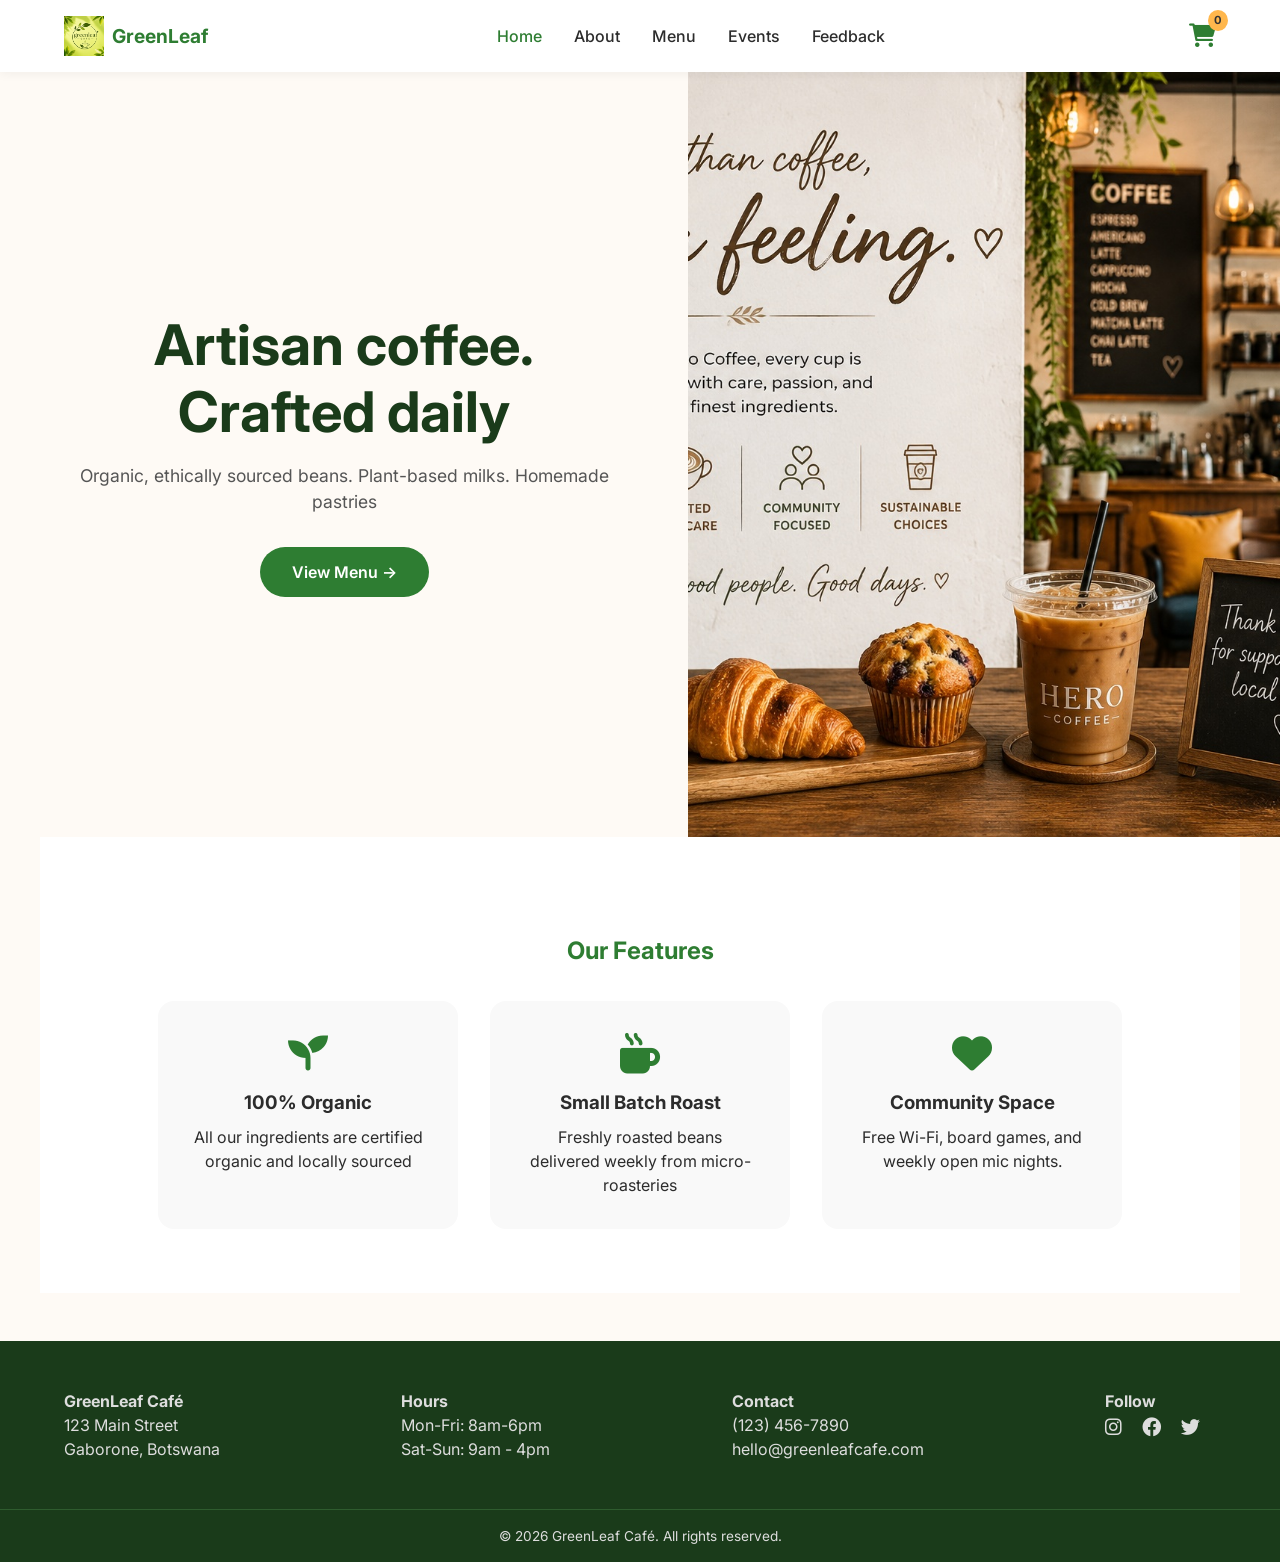
<file: index.html>
<!DOCTYPE html>
<html lang="en">
    <head>
        <meta charset="UTF-8">
        <meta name="viewport" content="width=device-width, initial-scale=1.0">
        <title>GreenLeaf Café | Modern Organic Coffee</title>
        <link href="https://fonts.googleapis.com/css2?family=Inter:wght@300;400;500;600;700&display=swap" rel="stylesheet">
        <link rel="stylesheet" href="https://cdnjs.cloudflare.com/ajax/libs/font-awesome/6.0.0-beta3/css/all.min.css">
        <link rel="stylesheet" href="css/style.css">
    </head>

    <body>
        <header>
            <div class="logo">
                <img src="images/logo.png" alt="GreenLeaf Café" width="40" height="40">
                <span>GreenLeaf</span>
            </div>

            <nav>
                <ul class="nav-links">
                    <li><a href="index.html" class="active">Home</a></li>
                    <li><a href="about.html">About</a></li>
                    <li><a href="menu.html">Menu</a></li>
                    <li><a href="events.html">Events</a></li>
                    <li><a href="feedback.html">Feedback</a></li>
                </ul>

                <div class="hamburger">
                    <i class="fas fa-bars"></i>
                </div>
            </nav>

                <div class="cart-icon">
                <i class="fas fa-shopping-cart"></i>
                <span id="cart-count">0</span>
            </div>
        
        </header>
        <main>
            <section class="split-hero">
                <div class="split-left">
                    <h1>Artisan coffee.<br>Crafted daily</h1>
                    <p>Organic, ethically sourced beans. Plant-based milks. Homemade pastries</p>

                    <a href="menu.html" class="btn-primary">View Menu →</a>
                </div>
                <div class="split-right">
                    
                </div>
            </section>

            <section class="features-grid">
                <h2>Our Features</h2>
                <div class="feature-card">
                    <i class="fas fa-seedling"></i>
                    <h3>100% Organic</h3>
                    <p>All our ingredients are certified organic and locally sourced</p>
                </div>

                <div class="feature-card">
                    <i class="fas fa-mug-hot"></i>
                    <h3>Small Batch Roast</h3>
                    <p>Freshly roasted beans delivered weekly from micro-roasteries</p>
                </div>
            
                <div class="feature-card">
                    <i class="fas fa-heart"></i>
                    <h3>Community Space</h3>
                    <p>Free Wi-Fi, board games, and weekly open mic nights.</p>
                </div>
            
            </section>

        </main>

        <footer>
            <div class="footer-content">
                <div class="footer-col">
                    <h4>GreenLeaf Café</h4>
                    <p>123 Main Street<br>Gaborone, Botswana</p>
                </div>

            <div class="footer-col">
                <h4>Hours</h4>
                <p>Mon-Fri: 8am-6pm<br>Sat-Sun: 9am - 4pm</p>
            </div>

            <div class="footer-col">
                <h4>Contact</h4>
                <P>(123) 456-7890<br>hello@greenleafcafe.com</P>
            </div>

            <div class="footer-col">
                <h4>Follow</h4>
                <div class="social-icons">
                    <a href="#"><i class="fab fa-instagram"></i></a>
                    <a href="#"><i class="fab fa-facebook"></i></a>
                    <a href="#"><i class="fab fa-twitter"></i></a>
                </div>
            </div>
                
            </div>
            <div class="footer-bottom">
                <p>&copy; <span id="year"></span> GreenLeaf Café. All rights reserved.</p>
            </div>
    
        </footer>

        <script src="js/script.js"></script>
    </body>
</html>
</file>
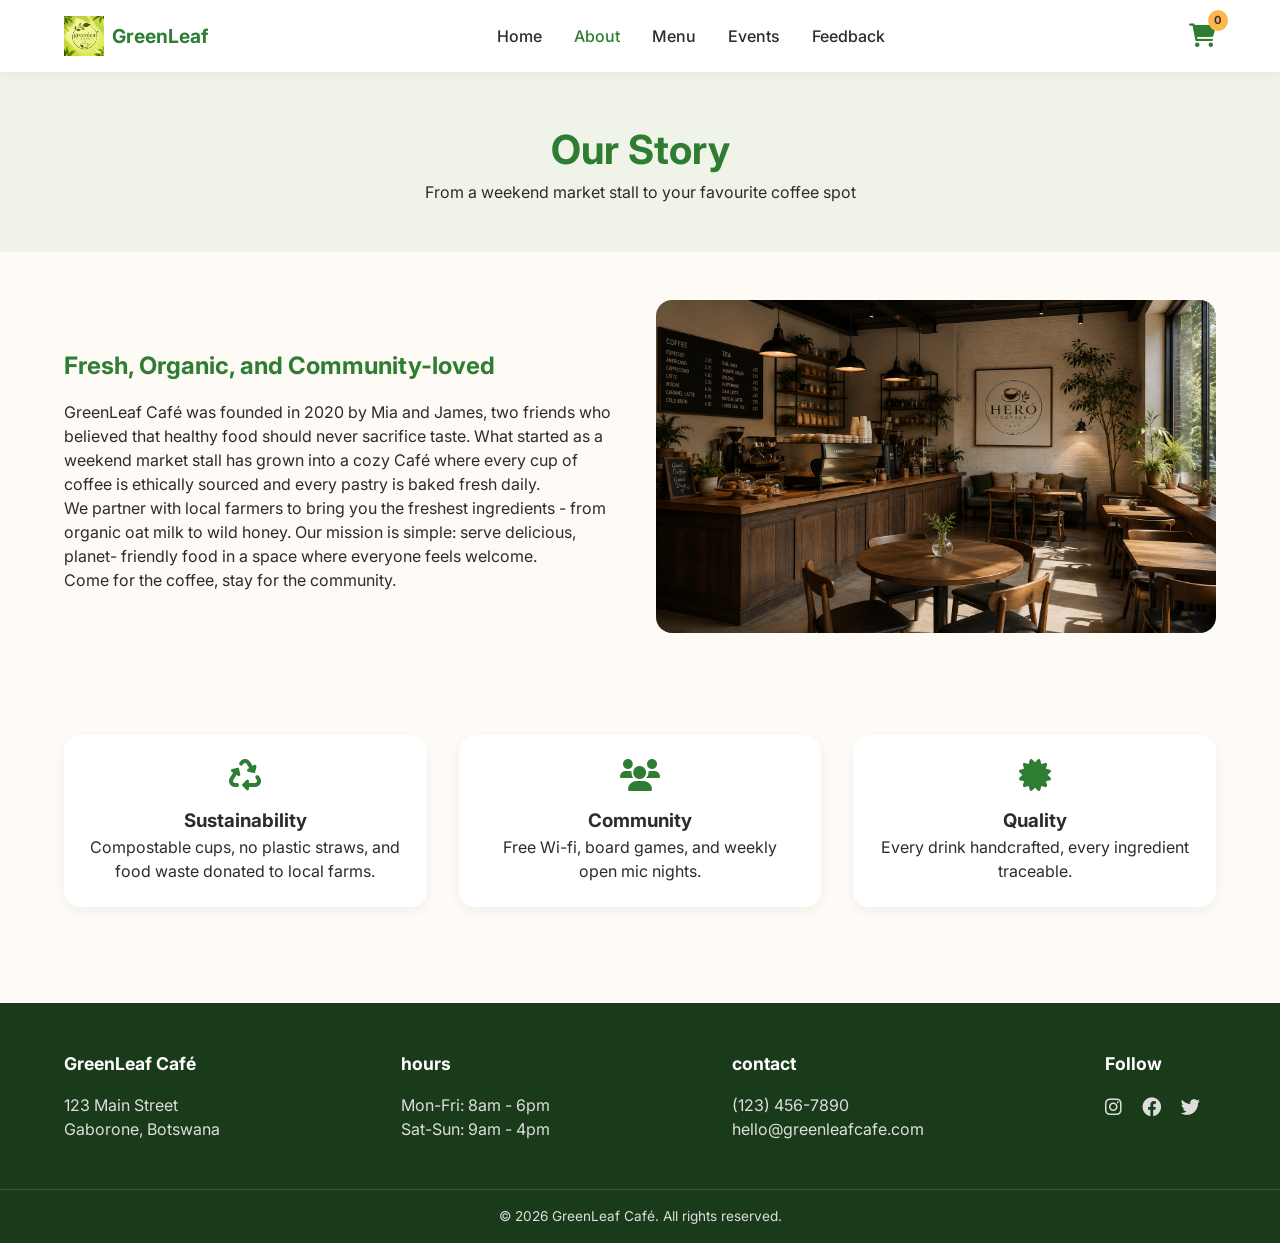
<file: about.html>
<!DOCTYPE html>
<html lang="en">
    <head>
        <meta charset="UTF-8">
        <meta name="viewport" content="width=device-width, initial-scale=1.0">
        <title>GreenLeaf Café | About</title>
        <link href="https://fonts.googleapis.com/css2?family=Inter:wght@300;400;500;600;700&display=swap" rel="stylesheet">
        <link rel="stylesheet" href="https://cdnjs.cloudflare.com/ajax/libs/font-awesome/6.0.0-beta3/css/all.min.css">
        <link rel="stylesheet" href="css/style.css">
    </head>
    <body>
        <header>
            <div class="logo">
                <img src="images/logo.png" alt="GreenLeaf Café Logo">
                <span>GreenLeaf</span>
            </div>

            <nav>
                <ul class="nav-links">
                    <li><a href="index.html">Home</a></li>
                    <li><a href="about.html" class="active">About</a></li>
                    <li><a href="menu.html">Menu</a></li>
                    <li><a href="events.html">Events</a></li>
                    <li><a href="feedback.html">Feedback</a></li>
                </ul>
                <div class="hamburger">
                    <i class="fas fa-bars"></i>
                </div>
            </nav>

                <div class="cart-icon">
                <i class="fas fa-shopping-cart"></i>
                <span id="cart-count">0</span>
            </div>

        </header>
        <main>
            <section class="page-header">
            <h1>Our Story</h1>
            <p>From a weekend market stall to your favourite coffee spot</p>
            </section>

            <section class="about-split">
                <div class="about-text">
                    <h2>Fresh, Organic, and Community-loved</h2>
                    <p>GreenLeaf Café was founded in 2020 by Mia and James, two friends who 
                        believed that healthy food should never sacrifice taste. What started
                        as a weekend market stall has grown into a cozy Café where every cup of
                        coffee is ethically sourced and every pastry is baked fresh daily.</p>

                    <p>We partner with local farmers to bring you the freshest ingredients - from
                        organic oat milk to wild honey. Our mission is simple: serve delicious, planet-
                        friendly food in a space where everyone feels welcome.</p>  
                        
                    <p>Come for the coffee, stay for the community.</p>    
                </div>
                <div class="about-image">
                    <img src="images/cafe-interior.jpg" alt="Inside GreenLeaf Café" width="500" height="333">
                </div>
            </section>

            <section class="values-grid">
                <div class="value-item">
                    <i class="fas fa-recycle"></i>
                    <h3>Sustainability</h3>
                    <p>Compostable cups, no plastic straws, and food waste donated to local farms.</p>
                </div>

                <div class="value-item">
                    <i class="fas fa-users"></i>
                    <h3>Community</h3>
                    <p>Free Wi-fi, board games, and weekly open mic nights.</p>
                </div>

                <div class="value-item">
                    <i class="fas fa-certificate"></i>
                    <h3>Quality</h3>
                    <p>Every drink handcrafted, every ingredient traceable.</p>
                </div>
            </section>

        </main>

        <footer>
            <div class="footer-content">
                <div class="footer-col">
                    <h3>GreenLeaf Café</h3>
                    <p>123 Main Street<br>Gaborone, Botswana</p>
                </div>
            
            <div class="footer-col">
                <h3>hours</h3>
                <p>Mon-Fri: 8am - 6pm<br>Sat-Sun: 9am - 4pm</p>
            </div> 
            
            <div class="footer-col">
                  <h3>contact</h3>
                  <p>(123) 456-7890<br>hello@greenleafcafe.com</p>
            </div>

            <div class="footer-col">
                <h3>Follow</h3>
                <div class="social-icons">
                    <a href="#"><i class="fab fa-instagram"></i></a>
                    <a href="#"><i class="fab fa-facebook"></i></a>
                    <a href="#"><i class="fab fa-twitter"></i></a>
                </div>
            </div>
       </div>

       <div class="footer-bottom">
                <p>&copy; <span id="year"></span> GreenLeaf Café. All rights reserved.</p>
            </div>
        
    </footer>

    <script src="js/script.js"></script>

    </body>
</html>
</file>
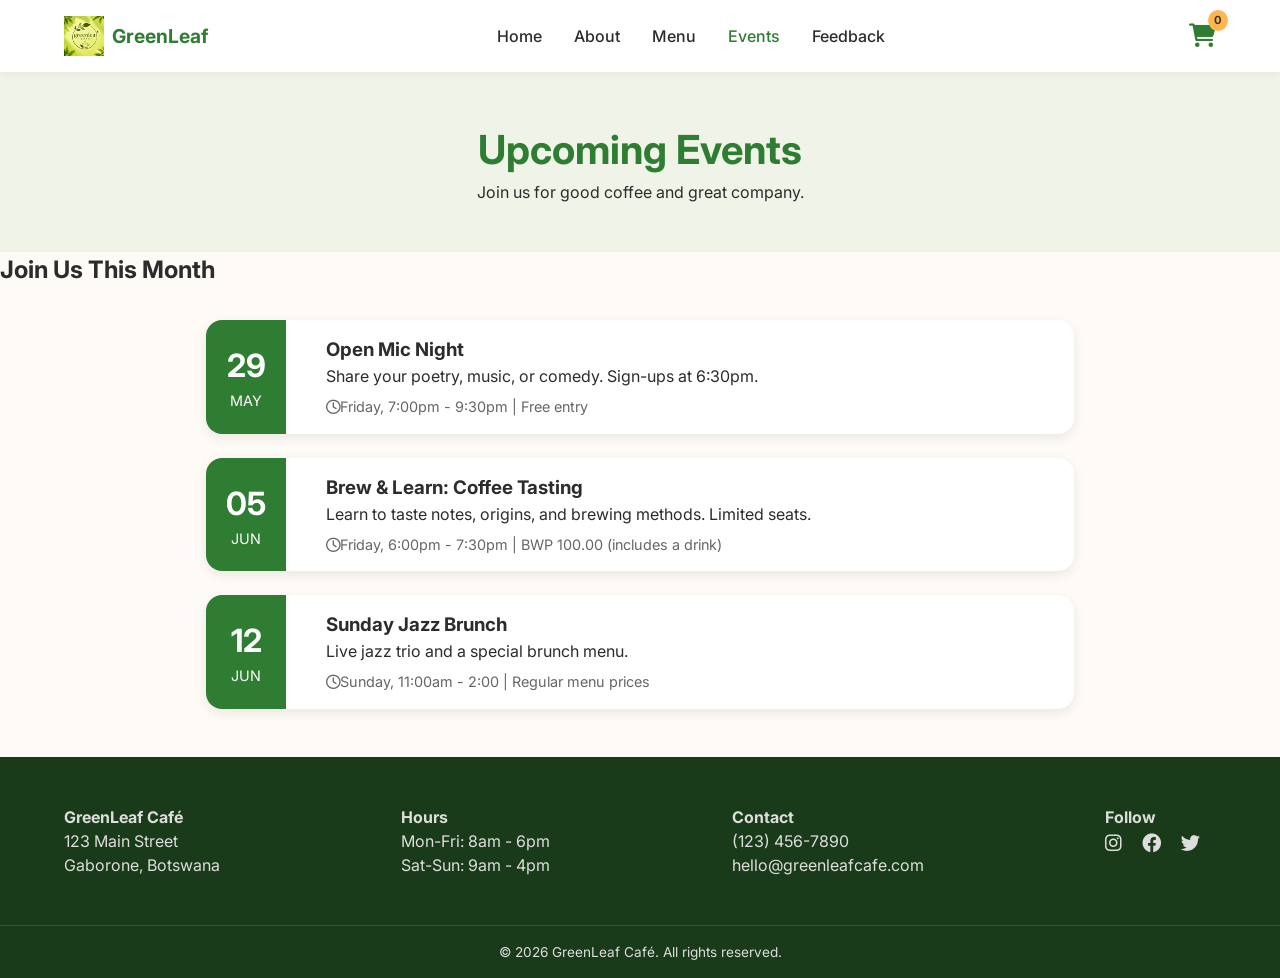
<file: events.html>
<!DOCTYPE html>
<html lang="en">
    <head>
        <meta charset="UTF-8">
        <meta name="viewport" content="width=device-width, initial-scale=1.0">
        <title>GreenLeaf Café | Events</title>
        <link href="https://fonts.googleapis.com/css2?family=Inter:wght@300;400;500;600;700&display=swap" rel="stylesheet">
        <link rel="stylesheet" href="https://cdnjs.cloudflare.com/ajax/libs/font-awesome/6.0.0-beta3/css/all.min.css">
        <link rel="stylesheet" href="css/style.css">
    </head>
    <body>
        <header>
            <div class="logo">
                <img src="images/logo.png" alt="GreenLeaf Café" width="40" height="40">
                <span>GreenLeaf</span>
            </div>

            <nav>
                <ul class="nav-links">
                    <li><a href="index.html">Home</a></li>
                    <li><a href="about.html">About</a></li>
                    <li><a href="menu.html">Menu</a></li>
                    <li><a href="events.html" class="active">Events</a></li>
                    <li><a href="feedback.html">Feedback</a></li>
                </ul>

                <div class="hamburger">
                    <i class="fas fa-bars"></i>
                </div>
            </nav>
                <div class="cart-icon">
                <i class="fas fa-shopping-cart"></i>
                <span id="cart-count">0</span>
            </div>

        </header>
        <main>
           <section class="page-header">
                <h1>Upcoming Events</h1>
                <p>Join us for good coffee and great company.</p>
           </section>

           <h2>Join Us This Month</h2>

           <div class="events-container">
            <div class="event-card">
                <div class="event-date">
                    <span class="day">29</span>
                    <span class="month">May</span>
                </div>

                <div class="event-details">
                    <h3>Open Mic Night</h3>
                    <p>Share your poetry, music, or comedy. Sign-ups at 6:30pm.</p>
                    <div class="event-meta"><i class="far fa-clock"></i>Friday, 7:00pm - 9:30pm | Free entry</div>
                </div>
            </div>

            <div class="event-card">
                <div class="event-date">
                    <span class="day">05</span>
                    <span class="month">Jun</span>
                </div>

                <div class="event-details">
                    <h3>Brew & Learn: Coffee Tasting</h3>
                    <p>Learn to taste notes, origins, and brewing methods. Limited seats.</p>
                    <div class="event-meta"><i class="far fa-clock"></i>Friday, 6:00pm - 7:30pm | BWP 100.00 (includes a drink)</div>
                </div>
            </div>

            <div class="event-card">
                <div class="event-date">
                    <span class="day">12</span>
                    <span class="month">Jun</span>
                </div>

                <div class="event-details">
                    <h3>Sunday Jazz Brunch</h3>
                    <p>Live jazz trio and a special brunch menu.</p>
                    <div class="event-meta"><i class="far fa-clock"></i>Sunday, 11:00am - 2:00 | Regular menu prices</div>

                </div>
            </div>
           </div>

        </main>

        <footer>
            <div class="footer-content">
                <div class="footer-col">
                    <h4>GreenLeaf Café</h4>
                    <p>123 Main Street<br>Gaborone, Botswana</p>
                </div>

            <div class="footer-col">
                <h4>Hours</h4>
                <p>Mon-Fri: 8am - 6pm<br>Sat-Sun: 9am - 4pm</p>
            </div>

            <div class="footer-col">
                <h4>Contact</h4>
                <p>(123) 456-7890<br>hello@greenleafcafe.com</p>
            </div>

            <div class="footer-col">
                <h4>Follow</h4>
                <div class="social-icons">
                    <a href="#"><i class="fab fa-instagram"></i></a>
                    <a href="#"><i class="fab fa-facebook"></i></a>
                    <a href="#"><i class="fab fa-twitter"></i></a>
                </div>
            </div>
                
            </div>
            <div class="footer-bottom">
                <p>&copy; <span id="year"></span> GreenLeaf Café. All rights reserved.</p>
            </div>
        
        </footer>

        <script src="js/script.js"></script>
    </body>
</html>
</file>
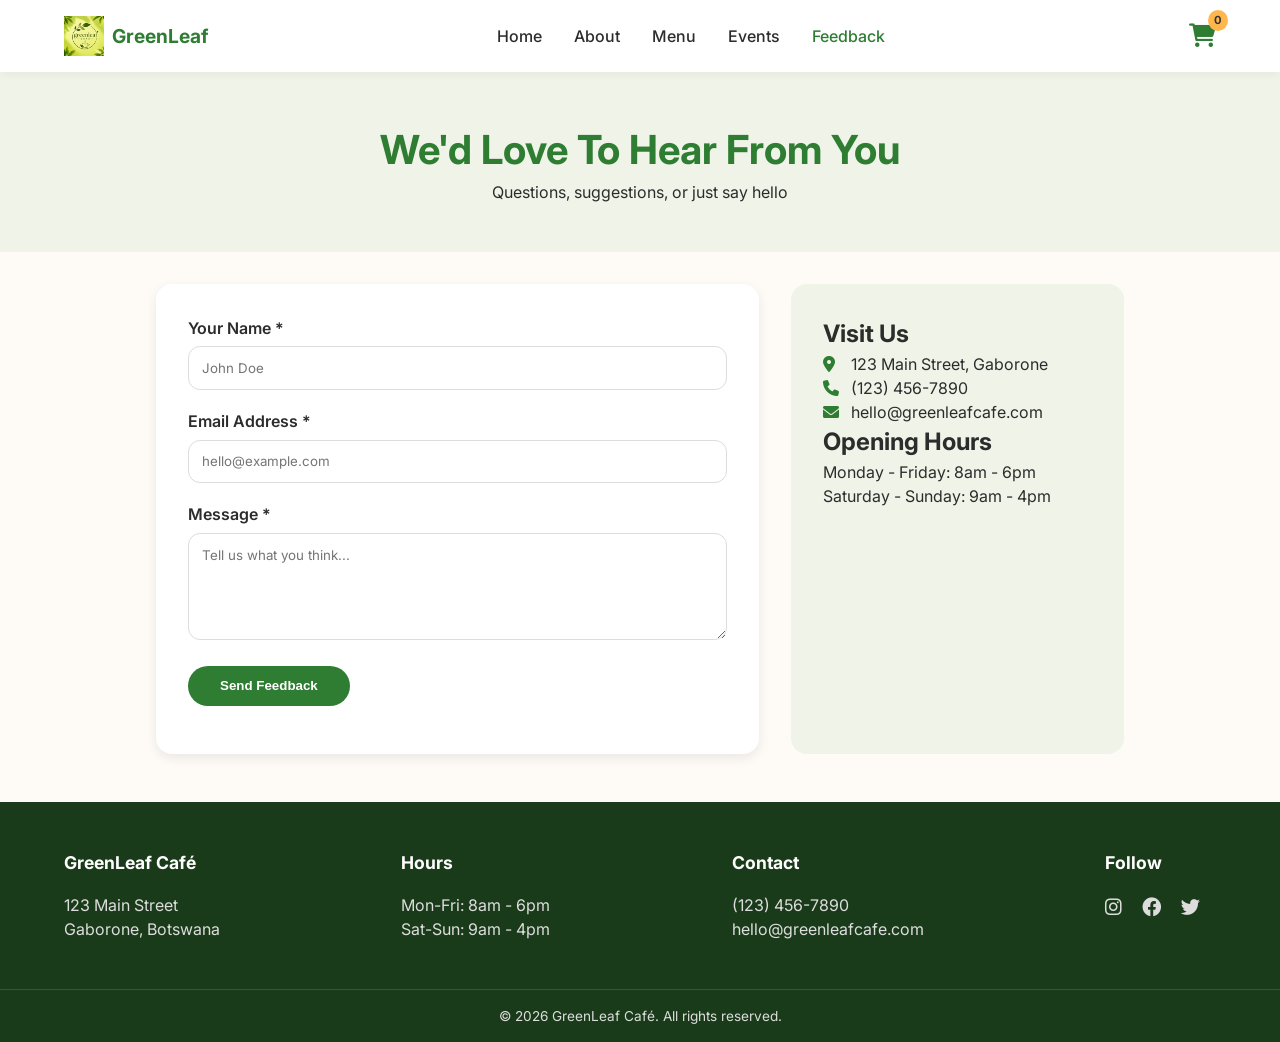
<file: feedback.html>
<!DOCTYPE html>
<html lang="en">
    <head>
        <meta charset="UTF-8">
        <meta name="viewport" content="width=device-width, initial-scale=1.0">
        <title>GreenLeaf Café | Feedback</title>
        <link href="https://fonts.googleapis.com/css2?family=Inter:wght@300;400;500;600;700&display=swap" rel="stylesheet">
        <link rel="stylesheet" href="https://cdnjs.cloudflare.com/ajax/libs/font-awesome/6.0.0-beta3/css/all.min.css">
        <link rel="stylesheet" href="css/style.css">
    </head>
    <body>
        <header>
            <div class="logo">
                <img src="images/logo.png" alt="GreenLeaf Café" width="40" height="40">
               <span>GreenLeaf</span>
            </div>

            <nav>
                <ul class="nav-links">
                    <li><a href="index.html">Home</a></li>
                    <li><a href="about.html">About</a></li>
                    <li><a href="menu.html">Menu</a></li>
                    <li><a href="events.html">Events</a></li>
                    <li><a href="feedback.html" class="active">Feedback</a></li>
                </ul>

                <div class="hamburger">
                    <i class="fas fa-bars"></i>
                </div>
            </nav>

                <div class="cart-icon">
                <i class="fas fa-shopping-cart"></i>
                <span id="cart-count">0</span>
            </div>

        </header>
        <main>
            <section class="page-header">
                <h1>We'd Love To Hear From You</h1>
                <p>Questions, suggestions, or just say hello</p>
            </section>

            <div class="feedback-wrapper">
                <form id="feedbackForm" class="feedback-form" action="#" method="post">
                    <div class="form-group">
                        <label for="name">Your Name *</label>
                        <input type="text" id="name" name="name" required placeholder="John Doe">
                    </div>


                <div class="form-group">
                <label for="email">Email Address *</label>
                <input type="email" id="email" name="email" required placeholder="hello@example.com">
                </div>

            <div class="form-group">
                <label for="message">Message *</label>
                <textarea id="message" name="message" rows="5" required placeholder="Tell us what you think..."></textarea>
            </div>
            <button type="submit" class="submit-btn">Send Feedback</button>
            <div id="formMessage" class="form-message"></div>
        </form>

        <div class="contact-info">
            <h2>Visit Us</h2>
            <p><i class="fas fa-map-marker-alt"></i> 123 Main Street, Gaborone</p>
            <p><i class="fas fa-phone"></i> (123) 456-7890</p>
            <p><i class="fas fa-envelope"></i> hello@greenleafcafe.com</p>
            <h2>Opening Hours</h2>
            <p>Monday - Friday: 8am - 6pm<br>Saturday - Sunday: 9am - 4pm</p>
        </div>
            </div>

        </main>

        <footer>
              <div class="footer-content">
                <div class="footer-col">
                    <h3>GreenLeaf Café</h3>
                    <p>123 Main Street<br>Gaborone, Botswana</p>
                </div>

            <div class="footer-col">
                <h3>Hours</h3>
                <p>Mon-Fri: 8am - 6pm<br>Sat-Sun: 9am - 4pm</p>
            </div>

            <div class="footer-col">
                <h3>Contact</h3>
                <p>(123) 456-7890<br>hello@greenleafcafe.com</p>
            </div>

            <div class="footer-col">
                <h3>Follow</h3>
                <div class="social-icons">
                    <a href="#"><i class="fab fa-instagram"></i></a>
                    <a href="#"><i class="fab fa-facebook"></i></a>
                    <a href="#"><i class="fab fa-twitter"></i></a>
                </div>
            </div>
                
            </div>
            <div class="footer-bottom">
                <p>&copy; <span id="year"></span> GreenLeaf Café. All rights reserved.</p>
            </div>
        
        </footer>
        <script src="js/script.js"></script>
    </body>
</html>
</file>
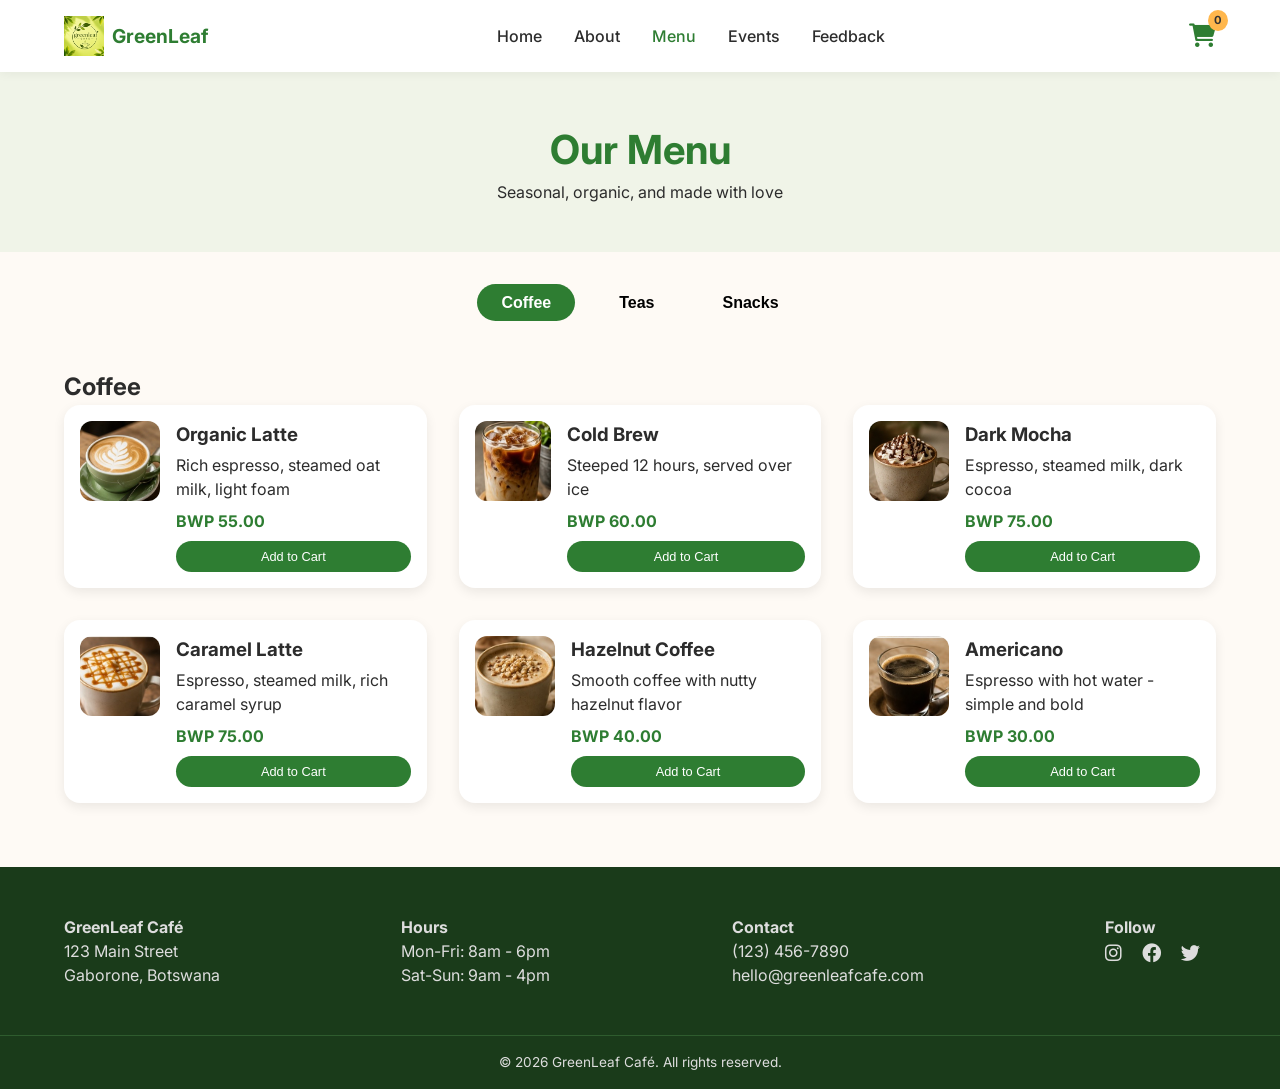
<file: menu.html>
<!DOCTYPE html>
<html lang="en">
    <head>
        <meta charset="UTF-8">
        <meta name="viewport" content="width=device-width, initial-scale=1.0">
        <title>GreenLeaf Café | Menu</title>
        <link href="https://fonts.googleapis.com/css2?family=Inter:wght@300;400;500;600;700&display=swap" rel="stylesheet">
        <link rel="stylesheet" href="https://cdnjs.cloudflare.com/ajax/libs/font-awesome/6.0.0-beta3/css/all.min.css">
        <link rel="stylesheet" href="css/style.css">
    
    </head>
    <body>
        <header>
            <div class="logo">
                <img src="images/logo.png" alt="GreenLeaf Cafè Logo" width="40" height="40">
                <span>GreenLeaf</span>
            </div>

            <nav>
                <ul class="nav-links">
                    <li><a href="index.html">Home</a></li>
                    <li><a href="about.html">About</a></li>
                    <li><a href="menu.html" class="active">Menu</a></li>
                    <li><a href="events.html">Events</a></li>
                    <li><a href="feedback.html">Feedback</a></li>
                </ul>

                <div class="hamburger">
                    <i class="fas fa-bars"></i>
                </div>
            </nav>

                <div class="cart-icon">
                <i class="fas fa-shopping-cart"></i>
                <span id="cart-count">0</span>
            </div>
            
        </header>

        <main>
            <section class="page-header">
                <h1>Our Menu</h1>
                <p>Seasonal, organic, and made with love</p>
            </section>
        
            <div class="menu-tabs">
                <button class="tab-btn active" data-category="coffee">Coffee</button>
                <button class="tab-btn" data-category="tea">Teas</button>
                <button class="tab-btn" data-category="snack">Snacks</button>
            </div>
            
            <div id="coffee" class="menu-category active-category">
                <h2>Coffee</h2>
                <div class="menu-grid">
                    <div class="menu-item">
                        <img src="images/latte.jpg" alt="Organic Latte">
                        <div class="menu-info">
                            <h3>Organic Latte</h3>
                            <p>Rich espresso, steamed oat milk, light foam</p>
                            <span class="price">BWP 55.00</span>
                            <button class="add-to-cart-btn">Add to Cart</button>
                        </div>
                    </div>

                    <div class="menu-item">
                        <img src="images/cold-brew.jpg" alt="Cold Brew">
                        <div class="menu-info">
                            <h3>Cold Brew</h3>
                            <p>Steeped 12 hours, served over ice</p>
                            <span class="price">BWP 60.00</span>
                            <button class="add-to-cart-btn">Add to Cart</button>
                        </div>
                    </div>

                    <div class="menu-item">
                        <img src="images/mocha.jpg" alt="Dark Mocha">
                        <div class="menu-info">
                        <h3>Dark Mocha</h3>
                        <p>Espresso, steamed milk, dark cocoa</p>
                        <span class="price">BWP 75.00</span>
                        <button class="add-to-cart-btn">Add to Cart</button>
                        
                      </div>
                    </div>

                    <div class="menu-item">
                        <img src="images/caramel-latte.jpg" alt="Caramel Latte">
                        <div class="menu-info">
                            <h3>Caramel Latte</h3>
                            <p>Espresso, steamed milk, rich caramel syrup</p>
                            <span class="price">BWP 75.00</span>
                            <button class="add-to-cart-btn">Add to Cart</button>
                        </div>
                    </div>    

                    <div class="menu-item">
                        <img src="images/hazelnut.jpg" alt="Hazelnut Coffee">
                        <div class="menu-info">
                            <h3>Hazelnut Coffee</h3>
                            <p>Smooth coffee with nutty hazelnut flavor</p>
                            <span class="price">BWP 40.00</span>
                            <button class="add-to-cart-btn">Add to Cart</button>
                        </div>
                    </div>

                    <div class="menu-item">
                        <img src="images/americano.jpg" alt="Americano">
                        <div class="menu-info">
                            <h3>Americano</h3>
                            <p>Espresso with hot water - simple and bold</p>
                            <span class="price">BWP 30.00</span>
                            <button class="add-to-cart-btn">Add to Cart</button>
                        </div>
                    </div>


                </div>
            </div>

            <div id="tea" class="menu-category">
                <h2>Teas</h2>
                <div class="menu-grid">
                    <div class="menu-item">
                        <img src="images/matcha.jpg" alt="Matcha Latte">
                        <div class="menu-info">
                            <h3>Matcha Latte</h3>
                            <p>Ceremonial Grade matcha, oat milk</p>
                            <span class="price">BWP 85.00</span>
                            <button class="add-to-cart-btn">Add to Cart</button>
                        </div>
                    </div>

                    <div class="menu-item">
                        <img src="images/chai.jpg" alt="chai Latte">
                        <div class="menu-info">
                            <h3>Chai Latte</h3>
                            <p>Spiced black tea, honey, steamed milk</p>
                            <span class="price">BWP 40.00</span>
                            <button class="add-to-cart-btn">Add to Cart</button>
                        </div>
                        
                    </div>
                
                    <div class="menu-item">
                        <img src="images/oolong.jpg" alt="Oolong Tea">
                        <div class="menu-info">
                            <h3>Oolong Tea</h3>
                            <p>Traditional loose leaf, floral notes</p>
                            <span class="price">BWP 180.00</span>
                            <button class="add-to-cart-btn">Add to Cart</button>
                        </div>
                    </div>

                    <div class="menu-item">
                        <img src="images/earl-grey.jpg" alt="Earl Grey Tea">
                        <div class="menu-info">
                            <h3>Earl Grey Tea</h3>
                            <p>Black tea infused with bergamot</p>
                            <span class="price">BWP 35.00</span>
                            <button class="add-to-cart-btn">Add to Cart</button>
                        </div>
                    </div>

                    <div class="menu-item">'
                        <img src="images/peppermint.jpg" alt="Peppermint Tea">
                        <div class="menu-info">
                            <h3>Peppermint Tea</h3>
                            <p>Fresh, caffeine-free mint tea</p>
                            <span class="price">BWP 25.00</span>
                            <button class="add-to-cart-btn">Add to Cart</button>
                        </div>
                    </div>

                    <div class="menu-item">
                        <img src="images/jasmine.jpg" alt="Jasmine Green Tea">
                        <div class="menu-info">
                            <h3>Jasmine Green Tea</h3>
                            <p>Fragrant jasmine blossoms with green tea</p>
                            <span class="price">BWP 40.00</span>
                            <button class="add-to-cart-btn">Add to Cart</button>
                        </div>
                    </div>

                </div>
            </div>

        <div id="snack" class="menu-category">
            <div class="menu-grid">
                <div class="menu-item">
                    <img src="images/avocado-toast.jpg" alt="Avocado Toast">
                    <div class="menu-info">
                        <h3>Avocado Toast</h3>
                        <p>Sourdough, smashed avocado, chili flakes</p>
                        <span class="price">BWP 45.00</span>
                        <button class="add-to-cart-btn">Add to Cart</button>
                    </div>

                </div>

        <div class="menu-item">
            <img src="images/muffin.jpg" alt="Blueberry Muffin">
            <div class="menu-info">
                <h3>Blueberry Muffin</h3>
                <p>Vegan, gluten-free option available</p>
                <span class="price">BWP 15.00</span>
                <button class="add-to-cart-btn">Add to Cart</button>
            </div>
        </div> 

        <div class="menu-item">
            <img src="images/granola.jpg" alt="Granola Bowl">
            <div class="menu-info">
                <h3>Granola Bowl</h3>
                <p>Greek yoghurt, honey, fresh berries</p>
                <span class="price">BWP 55.00</span>
                <button class="add-to-cart-btn">Add to Cart</button>
            </div>
        </div>

        <div class="menu-item">
            <img src="images/croissant.jpg" alt="Butter Croissant">
            <div class="menu-info">
                <h3>Butter Croissant</h3>
                <p>Flaky, buttery French croissant</p>
                <span class="price">BWP 40.00</span>
                <button class="add-to-cart-btn">Add to Cart</button>
            </div>
        </div>

        <div class="menu-item">
            <img src="images/cheese-pastry.jpg" alt="Cheese Danish">
            <div class="menu-info">
                <h3>Cheese Danish</h3>
                <p>Cream cheese filling in flaky pastry</p>
                <span class="price">BWP 50.00</span>
                <button class="add-to-cart-btn">Add to Cart</button>
            </div>
        </div>

        <div class="menu-item">
            <img src="images/fruit-tart.jpg" alt="Fresh Fruit Tart">
            <div class="menu-info">
                <h3>Fresh Fruit Tart</h3>
                <p>Seasonal fresh fruits on vanila custard</p>
                <span class="price">BWP 65.00</span>
                <button class="add-to-cart-btn">Add to Cart</button>
            </div>
        </div>


            </div>
        </div>

        </main>

         <div id="cart-sidebar" class="cart-sidebar">
                    <div class="cart-header">
                        <h3>Your Order</h3>
                        <button id="close-cart" class="close-cart">&times;</button>
                    </div>
                <div id="cart-items" class="cart-items">
                    <P class="empty-cart-msg">Your cart is empty</P>
                </div>
                <div class="cart-footer">
                    <div class="cart-total">
                        <strong>Total:</strong> <span id="cart-total">BWP 0.00</span>
                    </div>
                  <button id="checkout-btn" class="checkout-btn">Place Order</button>   
                </div>

                </div>
                <div id="cart-overlay" class="cart-overlay"></div>
        
    <footer>
            <div class="footer-content">
                <div class="footer-col">
                    <h4>GreenLeaf Café</h4>
                    <p>123 Main Street<br>Gaborone, Botswana</p>
                </div>

            <div class="footer-col">
                <h4>Hours</h4>
                <p>Mon-Fri: 8am - 6pm<br>Sat-Sun: 9am - 4pm</p>
            </div>

            <div class="footer-col">
                <h4>Contact</h4>
                <p>(123) 456-7890<br>hello@greenleafcafe.com</p>
            </div>

            <div class="footer-col">
                <h4>Follow</h4>
                <div class="social-icons">
                    <a href="#"><i class="fab fa-instagram"></i></a>
                    <a href="#"><i class="fab fa-facebook"></i></a>
                    <a href="#"><i class="fab fa-twitter"></i></a>
                </div>
            </div>
                
            </div>
            <div class="footer-bottom">
                <p>&copy; <span id="year"></span> GreenLeaf Café. All rights reserved.</p>
            </div>
    
        </footer>

        <script src="js/script.js"></script>
    </body>
</html>
</file>
<file: css/style.css>
/* RESET AND BASE*/
* {
margin: 0;
padding: 0;
box-sizing: border-box;
}

body{
   font-family: 'Inter', sans-serif;
   background-color:#fefaf5;
   color: #2c2c2c;
   line-height: 1.5;
}

/* HEADER AND NAVIGATION */
header {
    display: flex;
    justify-content: space-between;
    align-items: center;
    padding: 1rem 5%;
    background-color: #ffffff;
    box-shadow: 0 2px 10px rgba(0,0,0,0.05);
    position: sticky;
    top: 0;
    z-index: 100;
}

.logo {
display: flex;
align-items: center;
gap: 0.5rem;
font-weight: 700;
font-size: 1.2rem;
color: #2e7d32;
}

.logo img {
width: 40px;
height: 40px;
}

.nav-links {
  display: flex;
  list-style: none;
  gap: 2rem;
}

.nav-links a{
    text-decoration: none;
    color: #2c2c2c;
    font-weight: 500;
    transition: color 0.3s;
}

.nav-links a:hover,
.nav-links a.active {
    color: #2e7d32;
}

.hamburger {
    display: none;
    font-size: 1.5rem;
    cursor: pointer;
}

/* SPLIT-SCREEN HERO*/
.split-hero {
    display: flex;
    min-height: 85vh;
}

.split-left {
    flex: 1;
    display: flex;
    flex-direction: column;
    justify-content: center;
    align-items: center;
    padding: 3rem;
    background: #fefaf5;
    text-align: center;
}

.split-left h1 {
    font-size: 3.5rem;
    font-weight: 700;
    line-height: 1.2;
    margin-bottom: 1rem;
    color: #1a3b1a;
}

.split-left p {
    font-size: 1.1rem;
    margin-bottom: 2rem;
    color: #555;
}

.split-right {
    flex: 1;
    background: url('../images/hero-coffee.jpg') center/cover no-repeat;
    min-height: 400px;
}

.btn-primary {
    background-color: #2e7d32;
    color: white;
    padding: 0.8rem 2rem;
    text-decoration: none;
    border-radius: 40px;
    font-weight: 600;
    display: inline-block;
    width: fit-content;
    transition: background 0.3s;
}

.btn-primary:hover {
    background-color: #1b5e20;
}

/* FEATURES GRID (HOME) */
.features-grid {
    display: flex;
    flex-wrap: wrap;
    justify-content: center;
    gap: 2rem;
    padding: 4rem 5%;
    background: white;
    max-width: 1200px;
    margin: 0 auto;
}

.feature-card {
  flex: 1;
  text-align: center;
  padding: 2rem;
  border-radius: 16px;
  background: #f9f9f9;
  transition: transform 0.3s;
}

.feature-card {
    flex: 1;
    min-width: 250px;
    max-width: 300px;
    text-align: center;'
    padding: 2rem;
    border-radius: 16px;
    background: #f9f9f9;
    transition: transform 0.3s;
}

.feature-card i {
    font-size: 2.5rem;
    color: #2e7d32;
    margin-bottom: 1rem;
}

.feature-card h3 {
    margin-bottom: 0.5rem;
}

.features-grid h2 {
    text-align: center;
    width: 100%;
    margin-top: 2rem;
    color: #2e7d32;
}

/* PAGE HEADER */
.page-header {
    text-align: center;
    padding: 3rem 1rem;
    background: #f0f4e8;
}

.page-header h1 {
    font-size: 2.5rem;
    color: #2e7d32;
}

/*ABOUT SPLIT */
.about-split {
    display: flex;
    flex-wrap: wrap;
    gap: 2rem;
    padding: 3rem 5%;
    align-items: center;
}

.about-text {
    flex: 1;
}

.about-text h2 {
    margin-bottom: 1rem;
    color: #2e7d32;
}

.about-image {
    flex: 1;
}

.about-image img {
    width: 100%;
    border-radius: 16px;
}

.values-grid {
    display: flex;
    flex-wrap: wrap;
    gap: 2rem;
    padding: 3rem 5%;
    background: #fefaf5;
    justify-content: center;
}

.value-item {
    flex: 1;
    min-width: 200px;
    text-align: center;
    padding: 1.5rem;
    background: white;
    border-radius: 16px;
    box-shadow: 0 4px 12px rgba(0,0,0,0.05);
}

.value-item i {
    font-size: 2rem;
    color: #2e7d32;
    margin-bottom: 1rem;
}

/* MENU TABS & GRID */
.menu-tabs {
    text-align: center;
    margin: 2rem 0;
}

.tab-btn {
    background: none;
    border: none;
    padding: 0.6rem 1.5rem;
    margin: 0 0.5rem;
    font-size: 1rem;
    font-weight: 600;
    cursor: pointer;
    border-radius: 40px;
    transition: all 0.3s;
}

.tab-btn.active {
    background: #2e7d32;
    color: white;
}

.menu-category {
    display: none;
    padding: 1rem 5%;
}

.menu-category.active-category {
    display: block;
} 

.menu-grid {
    display: grid;
    grid-template-columns: repeat(auto-fill, minmax(300px, 1fr));
    gap: 2rem;
    max-width: 1200px;
    margin: 0 auto;
}

.menu-item {
    display: flex;
    gap: 1rem;
    background: white;
    border-radius: 16px;
    overflow: hidden;
    box-shadow: 0 4px 12px rgba(0,0,0,0.08);
    padding: 1rem;
}

.menu-item img {
width: 80px;
height: 80px;
object-fit: cover;
border-radius: 12px;
}

.menu-info h3 {
    margin-bottom: 0.25rem;
}

.price {
    font-weight: 700;
    color: #2e7d32;
    display: inline-block;
    margin-top: 0.5rem;
}

/* EVENTS PAGE */
.events-container {
    max-width: 900px;
    margin: 2rem auto;
    padding: 0 1rem;
}

.event-card {
    display: flex;
    gap: 1.5rem;
    background: white;
    border-radius: 16px;
    margin-bottom: 1.5rem;
    overflow: hidden;
    box-shadow: 0 4px 12px rgba(0,0,0,0.08);
}

.event-date {
    background: #2e7d32;
    color: white;
    text-align: center;
    padding: 1rem;
    min-width: 80px;
    display: flex;
    flex-direction: column;
    justify-content: center;
}

.event-date .day {
    font-size: 2rem;
    font-weight: 700;
}

.event-date .month {
    font-size: 0.9rem;
    text-transform: uppercase;
}

.event-details {
    padding: 1rem;
    flex: 1;
}

.event-meta {
    margin-top: 0.5rem;
    color: #666;
    font-size: 0.9rem;
}

/* FEEDBACK PAGE */
.feedback-wrapper {
    display: flex;
    flex-wrap: wrap;
    gap: 2rem;
    max-width: 1000px;
    margin: 2rem auto;
    padding: 0 1rem;
}

.feedback-form {
    flex: 2;
    background: white;
    padding: 2rem;
    border-radius: 16px;
    box-shadow: 0 4px 12px rgba(0,0,0,0.08);
}

.form-group {
    margin-bottom: 1.2rem;
}

.form-group label {
    display: block;
    margin-bottom: 0.4rem;
    font-weight: 600;
}

.form-group input,
.form-group textarea {
    width: 100%;
    padding: 0.8rem;
    border: 1px solid #ddd;
    border-radius: 12px;
    font-family: inherit;
}

.submit-btn {
    background: #2e7d32;
    color: white;
    border: none;
    padding: 0.8rem 2rem;
    border-radius: 40px;
    font-weight: 600;
    cursor: pointer;
    transition: background 0.3s;
}

.submit-btn:hover {
    background: #1b5e20;
}

.form-message {
    margin-top: 1rem;
    font-weight: 500;
}

.contact-info {
    flex: 1;
    background: #f0f4e8;
    padding: 2rem;
    border-radius: 16px;
}

.contact-info i {
    width: 24px;
    color: #2e7d32;
}

/* FOOTER */
footer {
    background: #1a3b1a;
    color: #ddd;
    margin-top: 3rem;
}

.footer-content {
    display: flex;
    flex-wrap: wrap;
    justify-content: space-between;
    padding: 3rem 5%;
    gap: 2rem;
}

.footer-col h3 {
    color: white;
    margin-bottom: 1rem;
    font-size: 1.1rem;
}

.social-icons a {
    color: #ddd;
    margin-right: 1rem;
    font-size: 1.2rem;
    transition: color 0.3s;
}

.social-icons a:hover {
    color: #ffb74d;
}

.footer-bottom {
    text-align: center;
    padding: 1rem;
    border-top: 1px solid #2e5c2e;
    font-size: 0.85rem;
}

/* Shopping cart sidebar and buttons */

.cart-sidebar {
    position: fixed;
    top: 0;
    right: -400px;
    width: 350px;
    height: 100%;
    background: white;
    box-shadow: -2px 0 10px rgba(0,0,0,0.1);
    z-index: 1000;
    transition: right 0.3s ease;
    display: flex;
    flex-direction: column;
}

/* When open, slides in from right */
.cart-sidebar.open {
    right: 0;
}

/* Overlay behind cart */
.cart-overlay {
    position: fixed;
    top: 0;
    left: 0;
    width: 100%;
    height: 100%;
    background: rgba(0,0,0,0.5);
    z-index: 999;
    display: none;
}

.cart-overlay.show {
    display: block;
}

/* Cart Header */
.cart-header {
    display: flex;
    justify-content: space-between;
    align-items: center;
    padding: 1rem;
    border-bottom: 1px solid #ddd;
    background: #2e7d32;
    color: white;
    border-radius: 0;
}

.cart-header h3{
    margin: 0;
    padding: 0;
    text-align: center;
    flex: 1;
}

.close-cart {
    background: none;
    border: none;
    font-size: 1.8rem;
    cursor: pointer;
    color: white;
    width: 30px;
    height: 30px;
    display: flex;
    align-items: center;
    justify-content: center;    
}

.close-cart:hover {
    opacity: 0.8;
}

/* Cart Items Container */
.cart-items {
    flex: 1;
    padding: 1rem;
    overflow-y: auto;
}

/* Individual Cart Item */
.cart-item {
    display: flex;
    justify-content: space-between;
    align-items: center;
    padding: 0.8rem 0;
    border-bottom: 1px solid #eee;
}

.cart-item-info h4 {
    margin: 0;
    font-size: 1rem;
}

.cart-item-info p {
    margin: 0;
    color: #2e7d32;
    font-weight: bold;
}

/* Quantity Controls */
.cart-item-quantity {
    display: flex;
    align-items: center;
    gap: 0.5rem;
}

.cart-item-quantity button {
    background: #f0f4e8;
    border: none;
    width: 25px;
    height: 25px;
    border-radius: 50%;
    cursor: pointer;
    font-weight: bold;
}

.cart-item-quantity button:hover {
    background: #ddd;
}

.remove-item {
    background: none;
    border: none;
    color: #ff6b6b;
    cursor: pointer;
    margin-left: 0.5rem;
    font-size: 1rem;
}

/* Cart Footer */
.cart-footer {
    padding: 1rem;
    border-top: 1px solid #ddd;
    background: #f9f9f9;
    display: flex;
    flex-direction: column;
    align-items: center;
    justify-content: center;
    text-align: center;
}

.cart-total {
    font-size: 1.2rem;
    margin-bottom: 0;
    text-align: center;
    width: 100%;
}

.checkout-btn {
    background: #2e7d32;
    color: white;
    border: none;
    padding: 0.8rem 2rem;
    border-radius: 40px;
    font-size: 1rem;
    font-weight: 600;
    cursor: pointer;
    transition: all 0.3s ease;  
    text-align: center;
    display: block; 
    width: fit-content;
    margin: 0 auto;
}

.checkout-btn:hover {
    background: #1b5e20;
}

.checkout-btn:active {
    transform: translateY(0);
}

/* Add to Cart Button on Menu Items */
.add-to-cart-btn {
    background: #2e7d32;
    color: white;
    border: none;
    padding: 0.5rem 1rem;
    border-radius: 25px;
    cursor: pointer;
    font-size: 0.8rem;
    margin-top: 0.5rem;
    width: 100%;
    transition: background 0.3s;
}

.add-to-cart-btn:hover {
    background: #1b5e20;
}

/* Empty Cart Message */
.empty-cart-msg {
    text-align: center;
    color: #999;
    padding: 2rem;
}

/* Cart Icon (already in your header) */
.cart-icon {
    position: relative;
    cursor: pointer;
    font-size: 1.5rem;
    color: #2e7d32;
    margin-left: 1rem;
}

.cart-icon span {
    position: absolute;
    top: -8px;
    right: -12px;
    background: #ffb74d;
    color: #333;
    font-size: 0.7rem;
    font-weight: bold;
    padding: 2px 6px;
    border-radius: 50%;
}


/* RESPONSIVE */
@media (max-width: 768px) {
    .nav-links {
        display: none;
        flex-direction: column;
        position: absolute;
        top: 70px;
        left: 0;
        width: 100%;
        background: white;
        padding: 1rem;
        box-shadow: 0 4px 12px rgba(0,0,0,0.1);
    }
    .nav-links.show{
        display: flex;
    }
    .hamburger {
        display: block;
    }
    .split-hero {
        flex-direction: column;
    }
    .split-left {
        padding: 2rem;
        text-align: center;
    }
    .split-left h1 {
        font-size: 2.2rem;
    }

    .btn-primary {
        margin: 0 auto;
    }

    .features-grid {
        flex-direction: column;
    }
    .event-card {
        flex-direction: column;
    }
    .event-date {
        flex-direction: row;
        justify-content: center;
        gap: 0.5rem;
        padding: 0.5rem;
    }
    .menu-item {
        flex-direction: column;
        align-items: center;
        text-align: center;
    }
    .menu-item img {
        width: 120px;
        height: 120px;
    }
}
</file>
